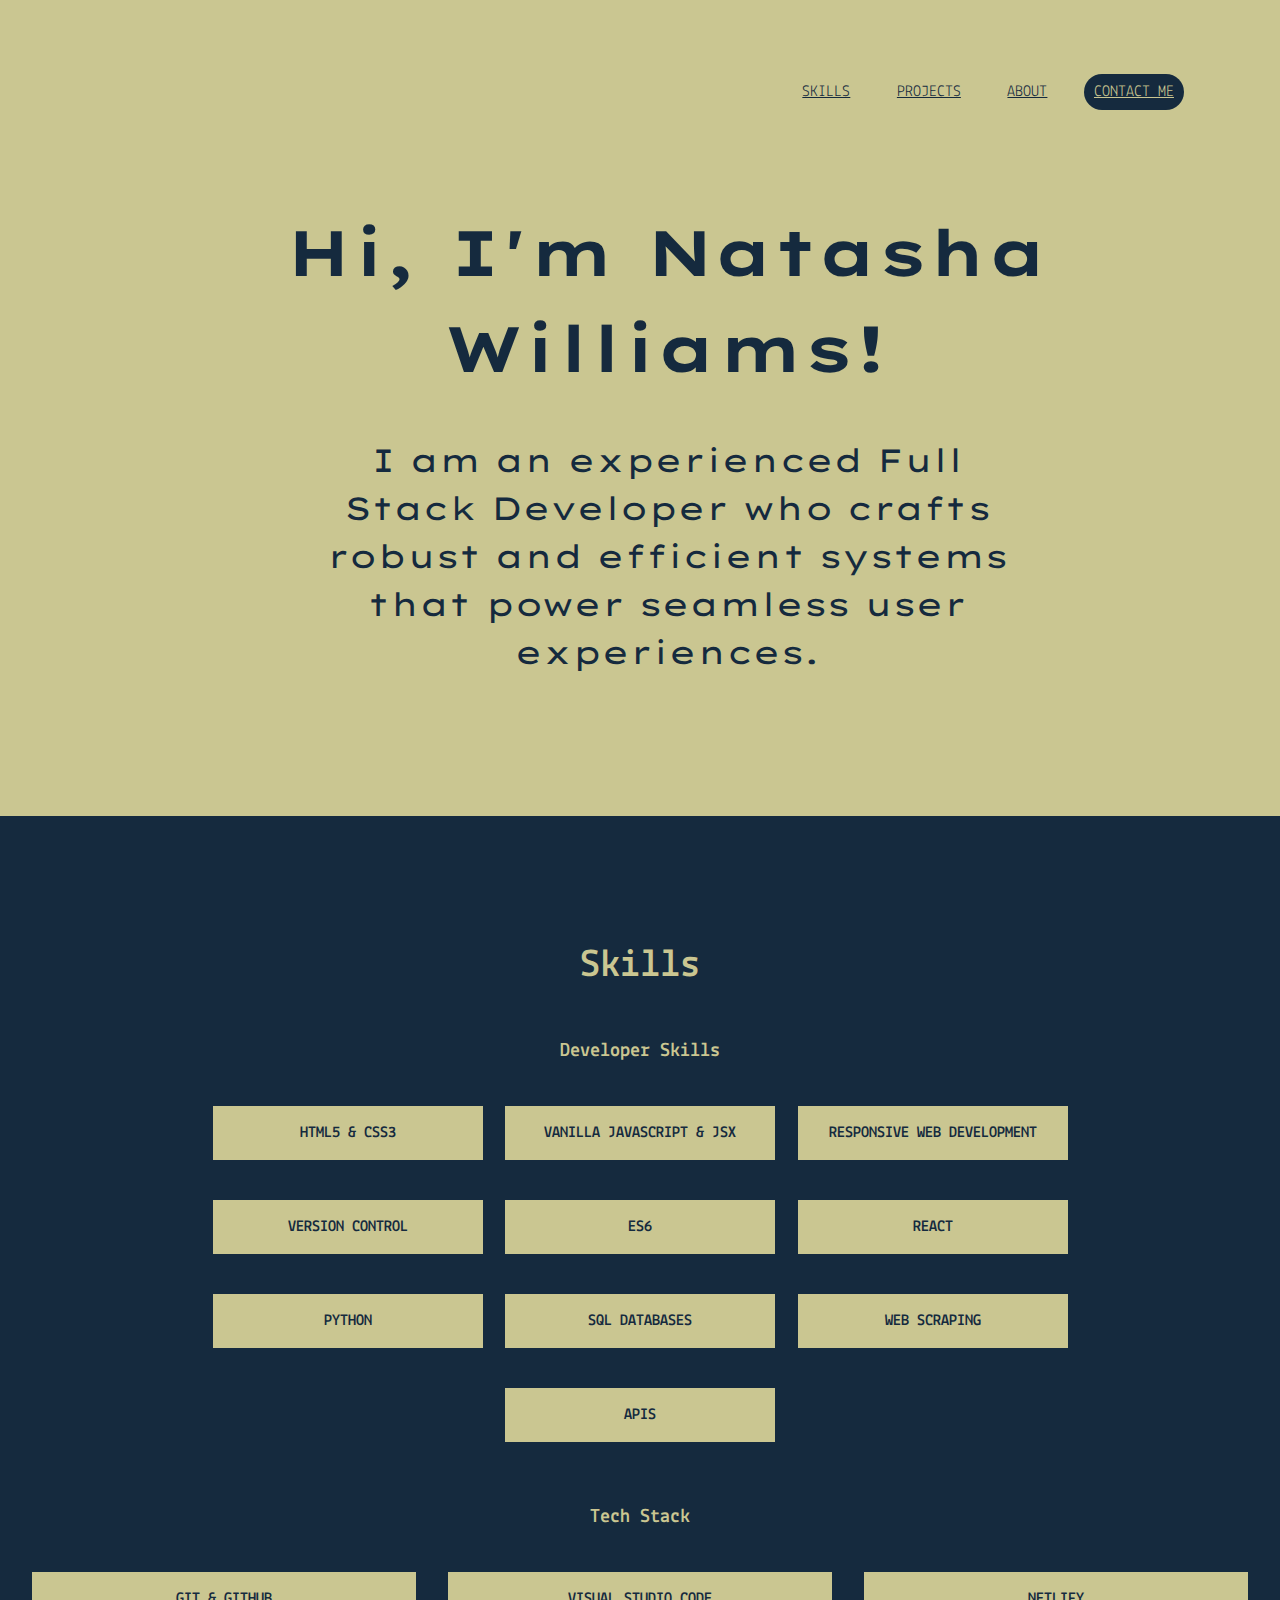
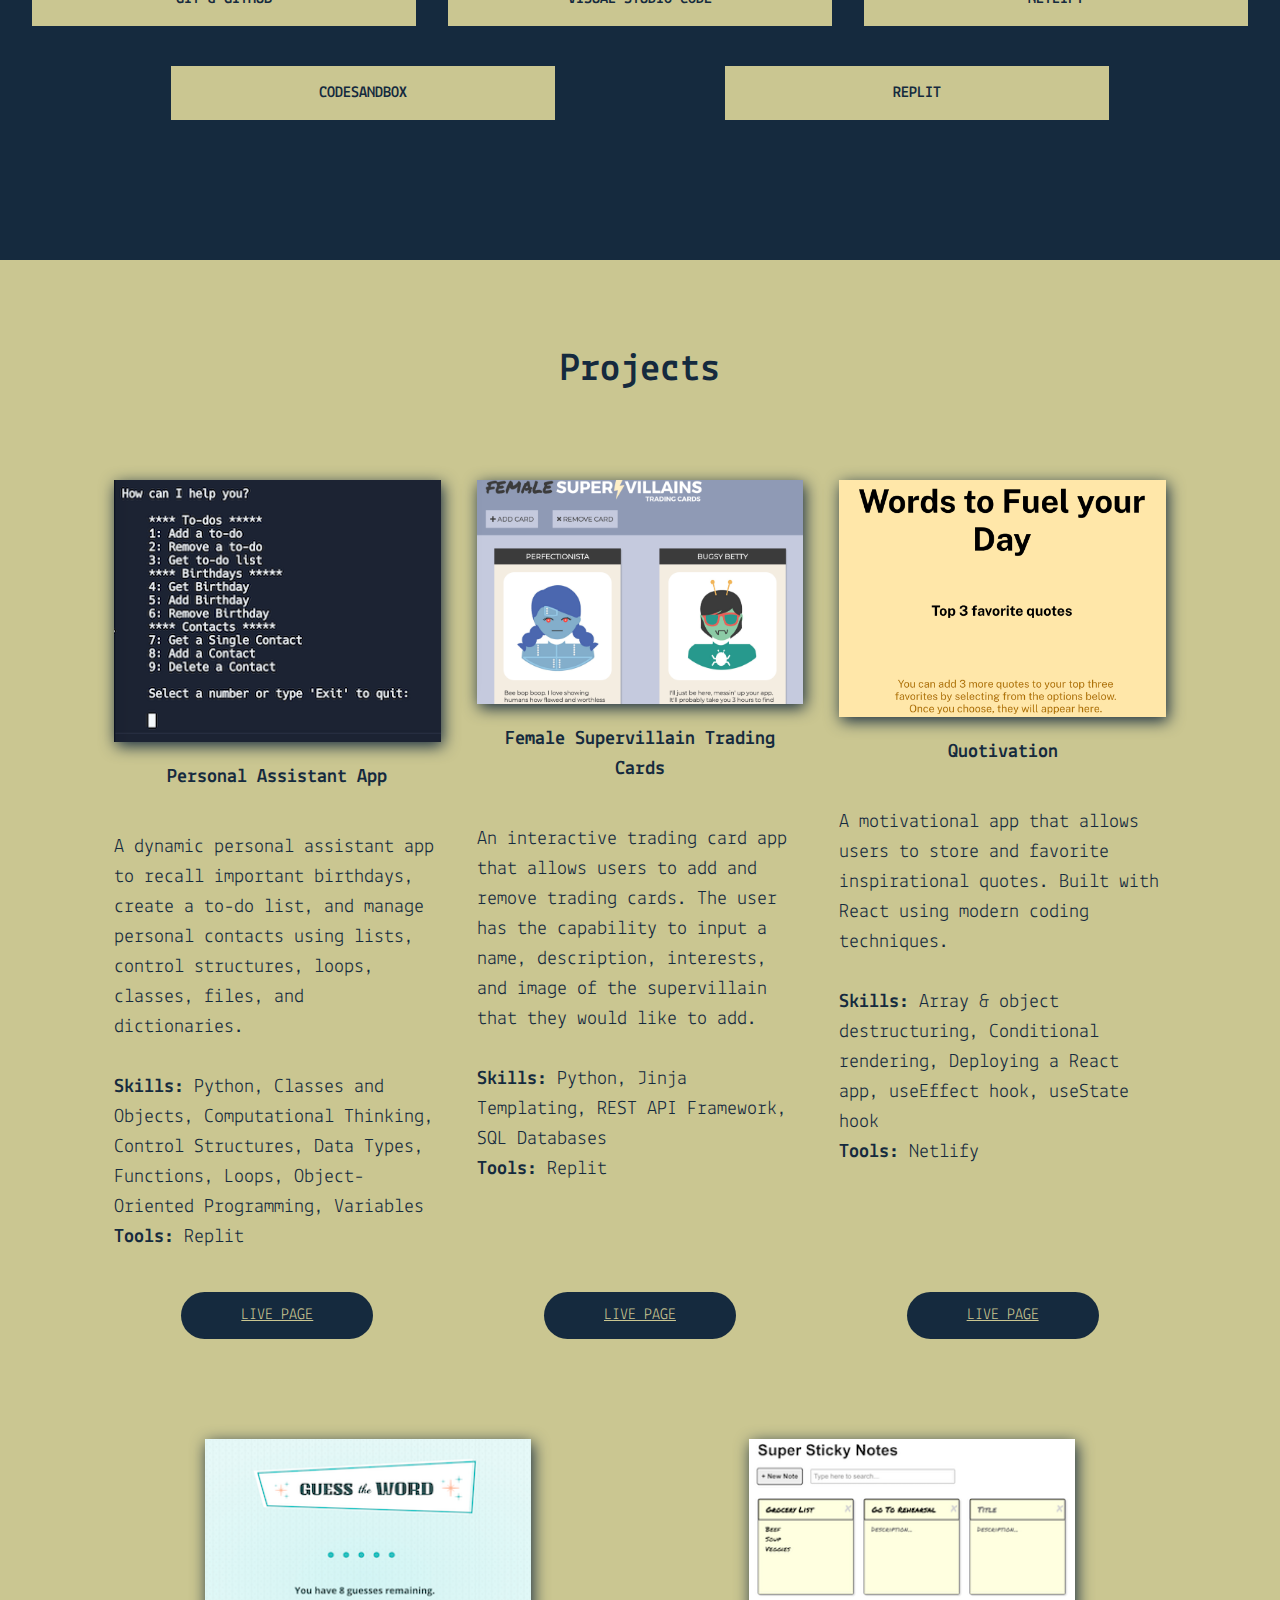
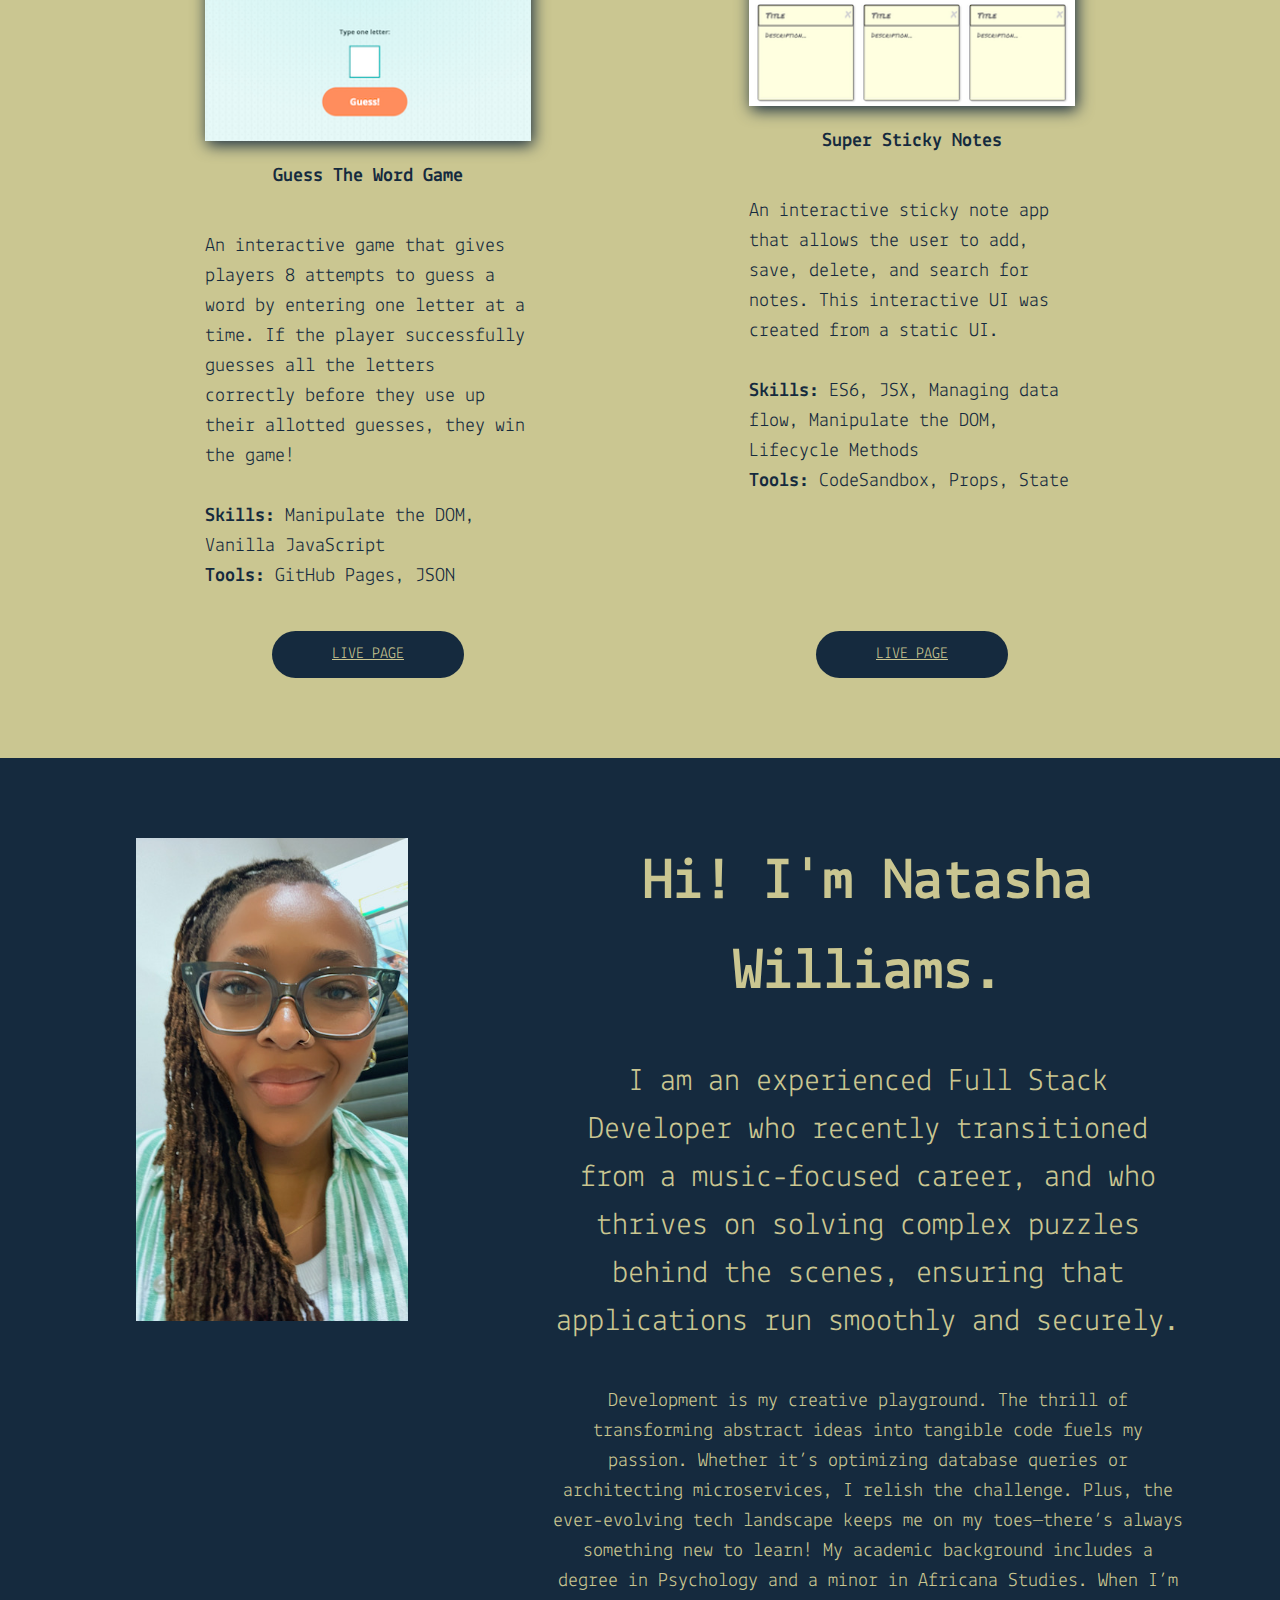
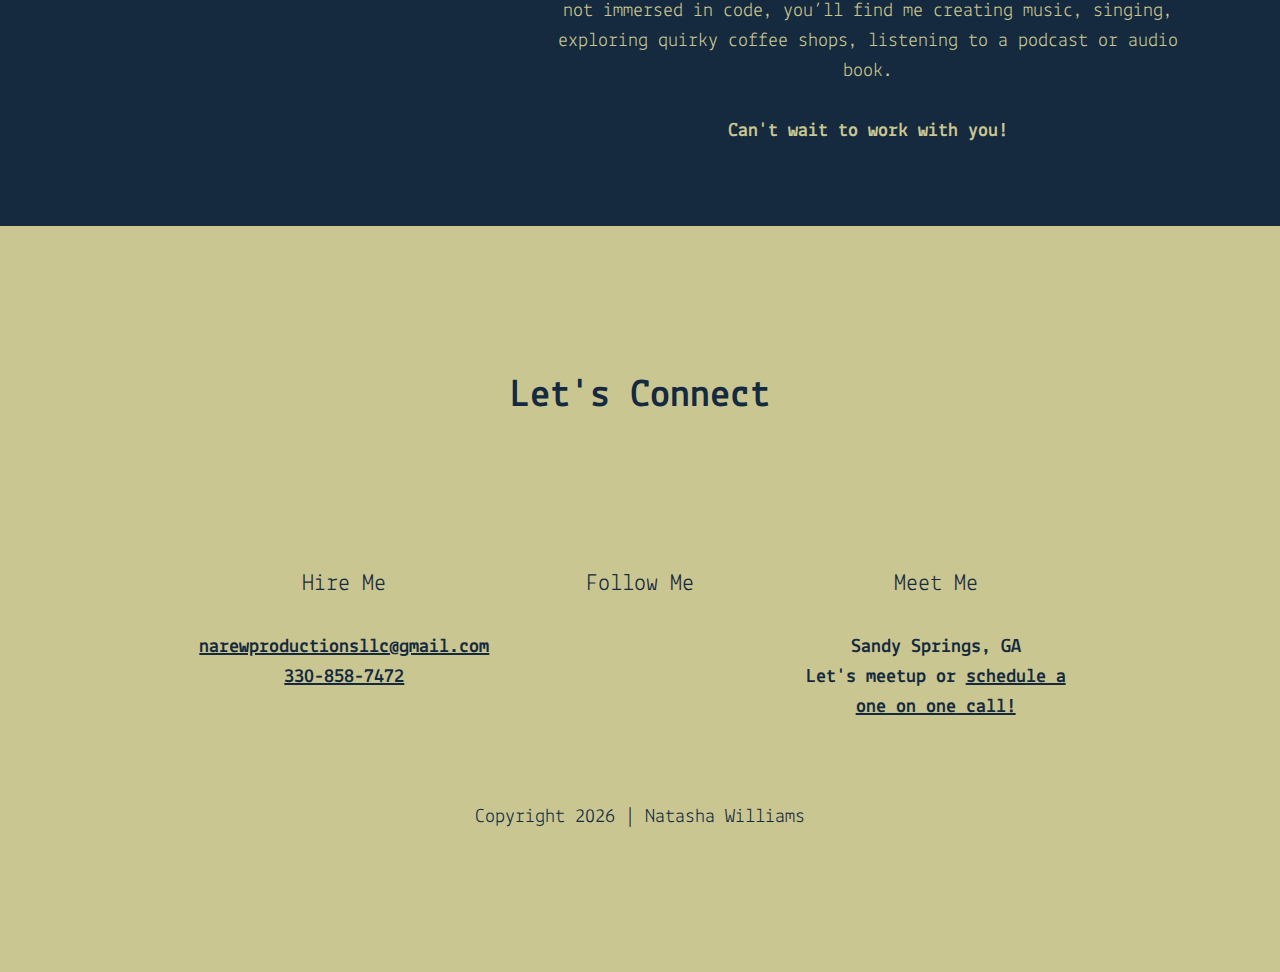
<file: index.html>
<!doctype html>
<html class="no-js" lang="en">

<head>
  <meta charset="utf-8">
  <meta name="viewport" content="width=device-width, initial-scale=1">
  <title>Natasha Williams | Full Stack Portfolio</title>
  <link rel="stylesheet" href="css/normailze.css">
  <link rel="stylesheet" href="css/main.css">

  <meta name="description" content="">

  <meta property="og:title" content="">
  <meta property="og:type" content="">
  <meta property="og:url" content="">
  <meta property="og:image" content="">
  <meta property="og:image:alt" content="">

  <link rel="icon" href="/favicon.ico" sizes="any">
  <link rel="icon" href="/icon.svg" type="image/svg+xml">
  <link rel="apple-touch-icon" href="icon.png">

  <link rel="manifest" href="site.webmanifest">

  <!-- Google Fonts -->

  <link rel="preconnect" href="https://fonts.googleapis.com">
  <link rel="preconnect" href="https://fonts.gstatic.com" crossorigin>
  <link
    href="https://fonts.googleapis.com/css2?family=Lekton:wght@400;700&family=Lexend+Tera:wght@100..900&display=swap"
    rel="stylesheet">
  <link rel="stylesheet" href="https://use.fontawesome.com/releases/v5.5.0/css/all.css"
    integrity="sha384-B4dIYHKNBt8Bc12p+WXckhzcICo0wtJAoU8YZTY5qE0Id1GSseTk6S+L3BlXeVIU" crossorigin="anonymous">
  <meta name="theme-color" content="#fafafa">
</head>

<body>

  <header>
    <div class="content-wrapper">
      <nav>
        <ul>
          <li><a href="#skills">Skills</a></li>
          <li><a href="#projects">Projects</a></li>
          <li><a href="#about">About</a></li>
          <li><a href="#contact" id="contact-link">Contact Me</a></li>
        </ul>
      </nav>
      <div class="home-title">
        <h1>Hi, I'm Natasha Williams!</h1>
        <h2>I am an experienced Full Stack Developer who crafts robust and efficient systems that power seamless user
          experiences.
        </h2>
      </div>
    </div>
  </header>

  <main>
    <section id="skills">
      <div class="content-wrapper">
        <h3 class="skills-header">Skills</h3>
        <h4>Developer Skills</h4>
        <div class="skill-list">
          <p class="skill">HTML5 & CSS3</p>
          <p class="skill">Vanilla JavaScript & JSX</p>
          <p class="skill">Responsive Web Development</p>
          <p class="skill">Version Control</p>
          <p class="skill">ES6</p>
          <p class="skill">React</p>
          <p class="skill">Python</p>
          <p class="skill">SQL Databases</p>
          <p class="skill">Web Scraping</p>
          <p class="skill">APIs</p>
        </div>
      </div>
      <h4>Tech Stack</h4>
      <div class="tool-wrapper">
        <p class="tool">Git & Github</p>
        <p class="tool">Visual Studio Code</p>
        <p class="tool">Netlify</p>
        <p class="tool">CodeSandbox</p>
        <p class="tool">Replit</p>
      </div>
    </section>

    <article class="portfolio">
      <section id="projects">
        <div class="content-wrapper">
          <h3 class="portfolio-header">Projects</h3>
          <div class="portfolio-wrapper">
            <div class="portfolio-project">
              <figure>
                <a href="https://replit.com/@natasharenee86/Personal-Assistant-App" target="_blank"><img
                    src="img/personal-assistant.png" alt="personal assistant app"></a>
              </figure>
              <h4>Personal Assistant App</h4>
              <p class="project-description">A dynamic personal assistant app to recall important birthdays, create a
                to-do
                list, and manage personal
                contacts using lists, control structures, loops, classes, files, and dictionaries.
              </p>
              <p>
                <span>Skills: </span>
                Python, Classes and Objects, Computational Thinking, Control Structures, Data Types, Functions, Loops,
                Object-Oriented Programming, Variables
              </p>
              <p class="flex-fill">
                <span>Tools: </span>
                Replit
              </p>
              <a class="project-link" href="https://replit.com/@natasharenee86/Personal-Assistant-App"
                target="_blank">Live
                Page</a>
            </div>
            <div class="portfolio-project">
              <figure>
                <a href="https://replit.com/@natasharenee86/SuperVillain-Trading-Card-App" target="_blank"><img
                    src="img/supervillain.png" alt="SuperVillain Trading Card App"></a>
              </figure>
              <h4>Female Supervillain Trading Cards</h4>
              <p class="project-description">An interactive trading card app that allows users to add and remove trading
                cards. The user has the
                capability to input a name, description, interests, and image of the supervillain that they would like
                to add.
              </p>
              <p>
                <span>Skills: </span>
                Python, Jinja Templating, REST API Framework, SQL Databases
              </p>
              <p class="flex-fill">
                <span>Tools: </span>
                Replit
              </p>
              <a class="project-link" href="https://replit.com/@natasharenee86/SuperVillain-Trading-Card-App"
                target="_blank">Live
                Page</a>
            </div>
            <div class="portfolio-project">
              <figure>
                <a href="https://nwill86-quotivation.netlify.app/" target="_blank"><img src="img/quotivation.png"
                    alt="Quotivation App"></a>
              </figure>
              <h4>Quotivation</h4>
              <p class="project-description">A motivational app that allows users to store and favorite inspirational
                quotes. Built with React using
                modern coding techniques.
              </p>
              <p>
                <span>Skills: </span>
                Array & object destructuring, Conditional rendering, Deploying a React app, useEffect hook, useState
                hook
              </p>
              <p class="flex-fill">
                <span>Tools: </span>
                Netlify
              </p>
              <a class="project-link" href="https://nwill86-quotivation.netlify.app/" target="_blank">Live
                Page</a>
            </div>
            <div class="portfolio-project">
              <figure>
                <a href="https://nwill86.github.io/guess-the-word-main/" target="_blank"><img
                    src="img/guess-the-word.png" alt="Guess The Word Game"></a>
              </figure>
              <h4>Guess The Word Game</h4>
              <p class="project-description">An interactive game that gives players 8 attempts to guess a word by
                entering one letter at a time. If the player successfully guesses all the letters correctly before
                they use up their allotted guesses, they win the game!
              </p>
              <p>
                <span>Skills: </span>
                Manipulate the DOM, Vanilla JavaScript
              </p>
              <p class="flex-fill">
                <span>Tools: </span>
                GitHub Pages, JSON
              </p>
              <a class="project-link" href="https://nwill86.github.io/guess-the-word-main/" target="_blank">Live
                Page</a>
            </div>
            <div class="portfolio-project">
              <figure>
                <a href="https://qdxdzt.csb.app/" target="_blank"><img src="img/sticky-note.png"
                    alt="Sticky Note Project"></a>
              </figure>
              <h4>Super Sticky Notes</h4>
              <p class="project-description">An interactive sticky note app that allows the user to add, save, delete,
                and search for notes. This
                interactive UI was created from a static UI.
              </p>
              <p>
                <span>Skills: </span>
                ES6, JSX, Managing data flow, Manipulate the DOM, Lifecycle Methods
              </p>
              <p class="flex-fill">
                <span>Tools: </span>
                CodeSandbox, Props, State
              </p>
              <a class="project-link" href="https://qdxdzt.csb.app/" target="_blank">Live Page</a>
            </div>
          </div>
        </div>
      </section>
    </article>


    <section id="about">
      <div class="content-wrapper">
        <div class="about-content-wrapper">
          <figure>
            <img src="img/Natasha-Williams.JPG" alt="natasha in green glasses">
          </figure>
          <div class="about-info">
            <h3>Hi! I'm Natasha Williams.</h3>
            <h4>I am an experienced Full Stack Developer who recently transitioned from a music-focused career, and who
              thrives on solving complex puzzles behind the scenes,
              ensuring that applications run smoothly
              and securely.</h4>
            <p class="about-text">Development is my creative playground. The thrill of transforming abstract ideas into
              tangible code fuels
              my passion. Whether it’s optimizing database queries or architecting microservices, I relish the
              challenge. Plus, the ever-evolving tech landscape keeps me on my toes—there’s always something new to
              learn! My academic background includes a degree in Psychology and a minor in Africana Studies. When I’m
              not immersed in code, you’ll find me creating music, singing, exploring quirky coffee
              shops, listening to a podcast or audio book.
            </p>
            <p>
              <span>Can't wait to work with you!</span>
            </p>
          </div>
        </div>
      </div>
    </section>
  </main>
  <footer id="contact">
    <div class="content-wrapper">
      <h3>Let's Connect</h3>
      <div class="contact-wrapper">
        <div class="contact-info">
          <h5 class="contact-title">Hire Me</h5>
          <p class="email"> <a href="mailto:narewproductionsllc@gmail.com"
              target="_blank">narewproductionsllc@gmail.com</a></p>
          <p><a href="tel:+13308587472">330-858-7472</a></p>

        </div>
        <div class="contact-info follow-section">
          <h5 class="contact-title">Follow Me</h5>
          <ul class="social-icons">
            <li>
              <a href="https://www.linkedin.com/in/natasha-williams-711b16265" target="_blank">
                <i class="fab fa-linkedin-in">
                </i>
              </a>
            </li>
            <li>
              <a href="https://github.com/nwill86" target="_blank">
                <i class="fab fa-github">
                </i>
              </a>
            </li>
          </ul>
        </div>
        <div class="contact-info">
          <h5 class="contact-title">Meet Me</h5>
          <p>Sandy Springs, GA</p>
          <p>Let's meetup or <a href="https://calendly.com/narewproductionsllc/30min" target="_blank">schedule a one on
              one call!</a></p>
        </div>
      </div>
      <p>Copyright
        <script>document.write(new Date().getFullYear())</script>
        | Natasha Williams
      </p>
    </div>
  </footer>

</body>

</html>
</file>
<file: css/normailze.css>
/*! HTML5 Boilerplate v9.0.0-RC1 | MIT License | https://html5boilerplate.com/ */

/* main.css 3.0.0 | MIT License | https://github.com/h5bp/main.css#readme */
/*
 * What follows is the result of much research on cross-browser styling.
 * Credit left inline and big thanks to Nicolas Gallagher, Jonathan Neal,
 * Kroc Camen, and the H5BP dev community and team.
 */

/* ==========================================================================
   Base styles: opinionated defaults
   ========================================================================== */

html {
  color: #222;
  font-size: 1em;
  line-height: 1.4;
}

/*
 * Remove text-shadow in selection highlight:
 * https://twitter.com/miketaylr/status/12228805301
 *
 * Customize the background color to match your design.
 */

::-moz-selection {
  background: #b3d4fc;
  text-shadow: none;
}

::selection {
  background: #b3d4fc;
  text-shadow: none;
}

/*
 * A better looking default horizontal rule
 */

hr {
  display: block;
  height: 1px;
  border: 0;
  border-top: 1px solid #ccc;
  margin: 1em 0;
  padding: 0;
}

/*
 * Remove the gap between audio, canvas, iframes,
 * images, videos and the bottom of their containers:
 * https://github.com/h5bp/html5-boilerplate/issues/440
 */

audio,
canvas,
iframe,
img,
svg,
video {
  vertical-align: middle;
}

/*
 * Remove default fieldset styles.
 */

fieldset {
  border: 0;
  margin: 0;
  padding: 0;
}

/*
 * Allow only vertical resizing of textareas.
 */

textarea {
  resize: vertical;
}

/* ==========================================================================
   Author's custom styles
   ========================================================================== */

/* ==========================================================================
   Helper classes
   ========================================================================== */

/*
 * Hide visually and from screen readers
 */

.hidden,
[hidden] {
  display: none !important;
}

/*
 * Hide only visually, but have it available for screen readers:
 * https://snook.ca/archives/html_and_css/hiding-content-for-accessibility
 *
 * 1. For long content, line feeds are not interpreted as spaces and small width
 *    causes content to wrap 1 word per line:
 *    https://medium.com/@jessebeach/beware-smushed-off-screen-accessible-text-5952a4c2cbfe
 */

.visually-hidden {
  border: 0;
  clip: rect(0, 0, 0, 0);
  height: 1px;
  margin: -1px;
  overflow: hidden;
  padding: 0;
  position: absolute;
  white-space: nowrap;
  width: 1px;
  /* 1 */
}

/*
 * Extends the .visually-hidden class to allow the element
 * to be focusable when navigated to via the keyboard:
 * https://www.drupal.org/node/897638
 */

.visually-hidden.focusable:active,
.visually-hidden.focusable:focus {
  clip: auto;
  height: auto;
  margin: 0;
  overflow: visible;
  position: static;
  white-space: inherit;
  width: auto;
}

/*
 * Hide visually and from screen readers, but maintain layout
 */

.invisible {
  visibility: hidden;
}

/*
 * Clearfix: contain floats
 *
 * The use of `table` rather than `block` is only necessary if using
 * `::before` to contain the top-margins of child elements.
 */

.clearfix::before,
.clearfix::after {
  content: "";
  display: table;
}

.clearfix::after {
  clear: both;
}

/* ==========================================================================
   EXAMPLE Media Queries for Responsive Design.
   These examples override the primary ('mobile first') styles.
   Modify as content requires.
   ========================================================================== */

@media only screen and (min-width: 35em) {
  /* Style adjustments for viewports that meet the condition */
}

@media print,
  (-webkit-min-device-pixel-ratio: 1.25),
  (min-resolution: 1.25dppx),
  (min-resolution: 120dpi) {
  /* Style adjustments for high resolution devices */
}

/* ==========================================================================
   Print styles.
   Inlined to avoid the additional HTTP request:
   https://www.phpied.com/delay-loading-your-print-css/
   ========================================================================== */

@media print {
  *,
  *::before,
  *::after {
    background: #fff !important;
    color: #000 !important;
    /* Black prints faster */
    box-shadow: none !important;
    text-shadow: none !important;
  }

  a,
  a:visited {
    text-decoration: underline;
  }

  a[href]::after {
    content: " (" attr(href) ")";
  }

  abbr[title]::after {
    content: " (" attr(title) ")";
  }

  /*
   * Don't show links that are fragment identifiers,
   * or use the `javascript:` pseudo protocol
   */
  a[href^="#"]::after,
  a[href^="javascript:"]::after {
    content: "";
  }

  pre {
    white-space: pre-wrap !important;
  }

  pre,
  blockquote {
    border: 1px solid #999;
    page-break-inside: avoid;
  }

  tr,
  img {
    page-break-inside: avoid;
  }

  p,
  h2,
  h3 {
    orphans: 3;
    widows: 3;
  }

  h2,
  h3 {
    page-break-after: avoid;
  }
}
</file>
<file: css/main.css>
html {
     color: #222;
     font-size: 1em;
     line-height: 1.4;
   }


   ::-moz-selection {
     background: #b3d4fc;
     text-shadow: none;
   }

   ::selection {
     background: #b3d4fc;
     text-shadow: none;
   }


   hr {
     display: block;
     height: 1px;
     border: 0;
     border-top: 1px solid #ccc;
     margin: 1em 0;
     padding: 0;
   }

   audio,
   canvas,
   iframe,
   img,
   svg,
   video {
     vertical-align: middle;
   }



   fieldset {
     border: 0;
     margin: 0;
     padding: 0;
   }


   textarea {
     resize: vertical;
   }


   body {
     font-size: 1em;
     font-family: 'Lekton', sans-serif;
     color: #152A3E;
     background-color: #CAC691;
     margin: 0;
   }

   ul,
   ol {
     list-style-type: none;
     margin: 0;
     padding: 0;
   }

   a {
     color: #152A3E;
     text-decoration: underline;
   }

   h1 {
     color: #152A3E;
     font-family: 'Lexend Tera', serif;
     font-size: 1.75rem;
     line-height: 1.5;
     width: 100%
   }

   h2 {
     color: #152A3E;
     font-family: 'Lexend Tera', serif;
     font-size: 1.25rem;
     line-height: 1.5;
     width: 100%;
     font-weight: 400;
   }

   h3 {
     font-size: 1.75rem;
   }

   h4 {
     font-size: 1.25rem;
   }

   h5 {
     font-size: 1.5rem;
   }

   .project-link,
   .skill-list p,
   .tool-wrapper p {
     text-transform: uppercase;
     font-size: 1.125rem;
     color: #152A3E;
   }



   .about-info h4,
   .contact-title {
     font-weight: 400;
   }

   h3,
   h4,
   h5,
   h6 {
     font-family: 'Lekton', serif;
     line-height: 1.5;
     width: 100%
   }

   p,
   li {
     font-size: 1rem;
     line-height: 1.5;
   }

   span {
     font-weight: bold;
   }

   img {
     width: 100%;
   }

   figure {
     margin: 0;
   }

   address {
     font-style: normal;
   }


   header,
   #projects,
   #skills,
   #about,
   footer {
     display: flex;
     justify-content: center;
     text-align: center;
     flex-flow: row wrap;
   }

   .content-wrapper {
     width: 85%;
   }

   #projects p,
   #about p {
     width: 100%;
     text-align: left;
   }

   h1,
   h2,
   h3,
   h4,
   h5,
   h6 {
     margin: 0;
   }

   p {
     margin: 0;
   }

   header {
     padding-top: 30px;
     padding-bottom: 60px;
   }

   nav {
     margin-bottom: 60px;
   }

   #projects {
     padding-top: 60px;
   }

   #skills {
     padding-bottom: 80px;
   }

   #about {
     padding-top: 60px;
     padding-bottom: 60px;
   }

   footer {
     padding: 80px 0;
   }

   h2 {
     margin-top: 60px;
   }

   h3 {
     margin-bottom: 20px;
   }

   h4 {
     margin: 0 0 40px 0;
   }

   .project-description {
     margin: 0 0 30px 0;
   }

   .project-link {
     margin: 40px 0 60px 0;
   }

   #skills {
     padding-top: 80px;
   }

   figure {
     margin: 20px 40px;
   }

   .skills-header {
     margin-bottom: 20px;
   }

   .about-info h3 {
     margin: 40px 0 40px 0;
   }

   .about-text {
     margin: 0 0 30px 0;
   }

   #contact h3 {
     margin-bottom: 60px;
   }

   .contact-info {
     margin: 0 0 60px 0;
   }

   .contact-title {
     margin: 0 0 40px 0;
   }


   header {
     background-color: #CAC691;
   }

   header nav ul li {
     font-size: .75rem;
     margin-bottom: 20px;
     font-weight: lighter;
     text-transform: uppercase;
   }

   nav #contact-link {
     background-color: #152A3E;
     padding: 10px 10px;
     border-radius: 30px;
     color: #CAC691;
   }

   nav ul {
     display: flex;
     justify-content: space-between;
   }

   header h1 {
     width: 100%;
   }

   header h2 {
     width: 100%;
     font-weight: light;
   }

   /* -------------------- Mobile Styles - Homepage -------------------- */

   /* Portfolio */
   #projects,
   #skills {
     width: 100%;
   }

   #projects h3 {
     width: 100%;
   }

   .portfolio-wrapper {
     display: flex;
     justify-content: center;
     align-items: stretch;
     flex-flow: row wrap;
   }

   .portfolio-project {
     width: 100%;
     display: flex;
     justify-content: center;
     flex-direction: column;
     align-items: center;
   }

   .portfolio-project h4 {
     font-weight: bold;
   }

   .portfolio-project figure {
     width: 100%;
     filter: drop-shadow(2px 4px 8px #152A3E);
   }

   .flex-fill {
     flex-grow: 1;
   }

   .project-link {
     background-color: #152A3E;
     padding: .75rem 3.75rem;
     border-radius: 30px;
     color: #CAC691;
   }

   .project-link:hover {
     background-color: #F8C6C6;
     color: #453E4F;
   }

   #skills {
     background-color: #152A3E;
   }

   #skills h3 {
     color: #CAC691
   }

   #skills h4 {
     margin: 40px 0 40px 0;
     font-weight: bold;
     color: #CAC691;
   }

   .skill-list p,
   .tool-wrapper p {
     background-color: #CAC691;
     padding: 15px 0;
     margin: 20px 0;
     font-weight: bold;
   }

   .tool {
     width: 100%;
   }

   /* About */
   #about {
     width: 100%;
     background-color: #152A3E;
   }

   #profile-image {
     width: 90%;
   }

   #about h3,
   #about h4,
   #about p {
     color: #CAC691;
     text-align: center;
   }

   /* -------------------- Base Header Styles -------------------- */
   footer {
     background-color: #CAC691;
   }

   footer .contact-wrapper {
     display: flex;
     flex-flow: row wrap;
     justify-content: center;
     align-items: flex-start;
   }

   footer .contact-info {
     width: 75%;
     color: #152A3E;
     font-weight: bold;
   }

   footer h4 {
     width: 100%;
     color: #CAC691;
   }

   footer .follow-section {
     display: flex;
     flex-flow: row wrap;
     justify-content: center;
     color: #152A3E;
   }

   footer .social-icons {
     display: flex;
     justify-content: space-around;
     color: #152A3E;
   }

   footer ul {
     width: 100%;
   }

   footer .social-icons li {
     width: 40px;
     height: 40px;
     display: flex;
     justify-content: center;
     align-items: center;
   }

   footer .social-icons li i {
     font-size: 1.875rem;
     color: #152A3E;
   }


   .hidden,
   [hidden] {
     display: none !important;
   }


   .sr-only {
     border: 0;
     clip: rect(0, 0, 0, 0);
     height: 1px;
     margin: -1px;
     overflow: hidden;
     padding: 0;
     position: absolute;
     white-space: nowrap;
     width: 1px;

   }

   .sr-only.focusable:active,
   .sr-only.focusable:focus {
     clip: auto;
     height: auto;
     margin: 0;
     overflow: visible;
     position: static;
     white-space: inherit;
     width: auto;
   }

   .invisible {
     visibility: hidden;
   }


   .clearfix::before,
   .clearfix::after {
     content: " ";
     display: table;
   }

   .clearfix::after {
     clear: both;
   }

   @media (prefers-reduced-motion: no-preference) {
     html {
       scroll-behavior: smooth;
     }
   }

   @media only screen and (min-width:768px) {

     /* General styles */
     .content-wrapper {
       max-width: 640px;
     }

     /* font styles */
     h1 {
       font-size: 2.5rem;
     }

     h2 {
       font-size: 1.5rem;
     }

     h3 {
       font-size: 2rem;
     }

     h4 {
       font-size: 1.25rem;
     }

     h5 {
       font-size: 1.5rem;
     }

     header nav ul li {
       font-size: 1rem;
     }


     header {
       padding-top: 60px;
       padding-bottom: 80px;
     }

     nav {
       margin: 0 0 80px 0;
     }

     /*#projects */
     #projects {
       padding-top: 80px;
     }

     #skills {
       padding-bottom: 80px;
     }

     footer {
       padding: 140px 0;
     }

     #about {
       padding: 80px 0;
     }

     footer {
       padding-bottom: 80px;
     }

     h2 {
       margin-top: 80px;
     }

     .portfolio-header {
       margin: 0 0 60px 0;
     }

     .project-description {
       margin: 0 0 30px 0;
     }

     .project-link {
       margin: 40px 0 60px 0;
     }

     #skills {
       padding-top: 80px;
     }

     .skills-header {
       margin-bottom: 40px;
     }

     #skills h4 {
       margin: 40px 0 20px 0;
     }

     .about-info h3 {
       margin: 80px 0;
     }

     .about-info h4 {
       margin: 0 0 60px 0;
     }

     .about-text {
       margin: 0 0 30px 0;
     }

     .contact-info {
       margin: 80px 0;
     }

     .contact-title {
       margin: 0 0 30px 0;
     }

     /* header */
     header .content-wrapper {
       display: flex;
       justify-content: center;
       flex-flow: row wrap;
     }

     header nav {

       display: flex;
       justify-content: center;
       width: 100%;
       text-transform: uppercase;
     }

     header nav ul {

       display: flex;
       justify-content: space-between;
       width: 80%;
     }

     .home-title {
       display: flex;
       flex-flow: row wrap;
       justify-content: center;
     }

     .home-title h2 {
       max-width: 80%;
     }

     /* portfolio */
     .portfolio-wrapper {
       justify-content: space-around;
     }

     .portfolio-project {
       width: 45%;
       align-items: center;
     }

     .project-description {
       width: 95%;
     }

     .skill-list,
     .tool-wrapper {
       display: flex;
       justify-content: space-evenly;
       width: 100%;
       flex-flow: row wrap;
       text-transform: uppercase;
     }

     .skill,
     .tool {

       width: 45%;
     }

     .skill-list p,
     .tool-wrapper p {
       padding: 15px 0;
     }

     /* about */
     .about-content-wrapper {
       display: flex;
       justify-content: center;
       flex-flow: row wrap;
     }

     #about figure {
       width: 35%;
     }

     .about-info h4 {
       text-align: left;
     }

     /* Footer */
     .contact-wrapper {
       display: flex;
       justify-content: space-between;
     }

     footer .contact-info {
       width: 33%;
     }

     footer ul {
       display: flex;
       justify-content: space-between;
       align-items: center;
       flex-direction: row;
       width: 100%;
     }

     footer .social-icons {
       width: 12.5em;
     }

     footer .social-icons li i {
       font-size: 2rem;
     }

     footer .copyright {
       width: 100%;
     }
   }

   @media only screen and (min-width:1024px) {


     .content-wrapper {
       max-width: 900px;
     }

     .about-info h3 {
       font-size: 3.5rem;
     }
   }

   @media only screen and (min-width:1200px) {

     /*Desktop styles here*/
     .content-wrapper {
       max-width: 1450px;
     }

     /* font styles */
     h1 {
       font-size: 4rem;
     }

     h2 {
       font-size: 2rem;
     }

     h3 {
       font-size: 2.5rem;
     }

     h4 {
       font-size: 1.25rem;
     }

     h5 {
       font-size: 1.5rem;
     }

     .about-info h3 {
       font-size: 3.75rem;
       text-align: left;
     }

     .about-info h4 {
       font-size: 2rem;
     }

     p {
       font-size: 1.25rem;
     }

     .project-link,
     .skill-list p,
     .tool-wrapper p {
       font-size: 1rem;
     }


     header {
       padding-top: 80px;
       padding-bottom: 140px;
     }

     nav {
       margin-bottom: 80px;
     }

     #projects {
       padding-top: 80px;
     }

     #skills {
       padding-bottom: 120px;
     }

     #about {
       padding-top: 80px;
       padding-bottom: 80px;
     }

     footer {
       padding: 140px 0 140px 0;
     }

     h2 {
       margin: 40px 0 0 0;
     }

     .portfolio-header {
       margin: 0 0 60px 0;
     }

     .project-description {
       margin: 0 0 30px 0;
     }

     .project-link {
       margin: 40px 0 80px 0;
     }

     #skills {
       padding-top: 120px;
     }

     #skills .content-wrapper {
       max-width: 900px;
     }

     .skills-header {
       margin-bottom: 40px;
     }

     .about-info h3 {
       margin: 0;
     }

     .about-info h4 {
       margin: 40px 0;
     }

     .about-text {
       margin: 0 0 30px 0;
     }

     .contact-info {
       margin: 80px 0 80px 0;
     }

     .contact-title {
       margin: 0 0 30px 0;
     }

     /* header */
     header .content-wrapper {
       justify-content: flex-end;
     }

     header nav {
       justify-content: flex-end;
       width: 45%;
     }

     nav ul li a {
       padding: 10px 10px;
     }

     nav ul li a:hover,
     nav #contact-link:hover {
       background-color: #F8C6C6;
       color: #453E4F;
       padding: 10px 10px;
       border-radius: 30px;
     }

     .home-title {
       max-width: 95%;
     }

     .home-title h2 {
       max-width: 70%;
     }

     /* portfolio */
     .portfolio-project {
       width: 30%;
     }

     /* skills */
     .skill,
     .tool {
       width: 30%;
     }

     /* about */
     .about-content-wrapper {
       display: flex;
       justify-content: space-between;
     }

     #about figure {
       width: 25%;
       margin-top: 0;
     }

     .about-info {
       width: 58%;
     }

     /* contact */
     footer .content-wrapper {
       max-width: 70%;
     }

   }


   @media only screen and (min-width: 35em) {}



   @media print,
   (-webkit-min-device-pixel-ratio: 1.25),
   (min-resolution: 1.25dppx),
   (min-resolution: 120dpi) {}


   @media print {

     *,
     *::before,
     *::after {
       background: #fff !important;
       color: #000 !important;

       box-shadow: none !important;
       text-shadow: none !important;
     }

     a,
     a:visited {
       text-decoration: underline;
     }

     a[href]::after {
       content: " (" attr(href) ")";
     }

     abbr[title]::after {
       content: " (" attr(title) ")";
     }


     a[href^="#"]::after,
     a[href^="javascript:"]::after {
       content: "";
     }

     pre {
       white-space: pre-wrap !important;
     }

     pre,
     blockquote {
       border: 1px solid #999;
       page-break-inside: avoid;
     }


     thead {
       display: table-header-group;
     }

     tr,
     img {
       page-break-inside: avoid;
     }

     p,
     h2,
     h3 {
       orphans: 3;
       widows: 3;
     }

     h2,
     h3 {
       page-break-after: avoid;
     }
   }
</file>
